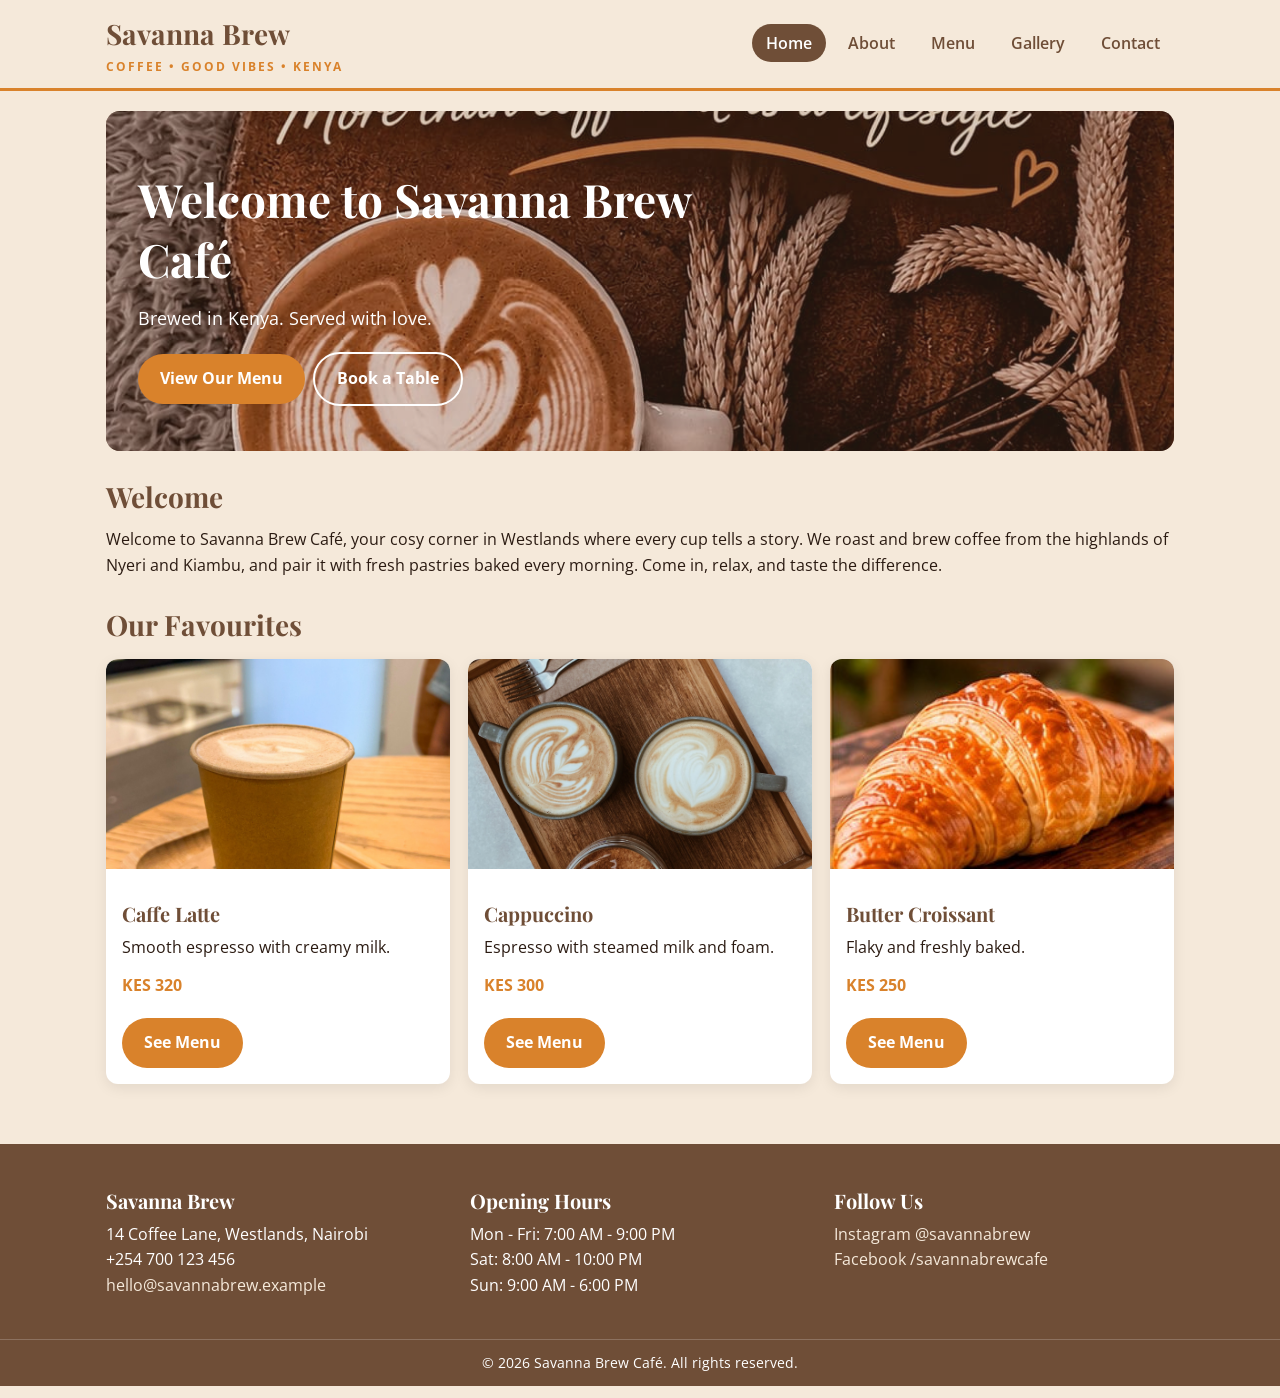
<file: index.html>
<!DOCTYPE html>
<html lang="en">
<head>
<meta charset="UTF-8">
<meta name="viewport" content="width=device-width, initial-scale=1.0">
<title>Savanna Brew Café | Home - Brewed in Kenya. Served with love.</title>
<link rel="stylesheet" href="css/style.css">
<link href="https://fonts.googleapis.com/css2?family=Open+Sans:wght@400;600;700&family=Playfair+Display:wght@700&display=swap" rel="stylesheet">
</head>
<body>
<header><div class="nav-wrap">
<a href="index.html" class="logo">Savanna Brew<span>COFFEE • GOOD VIBES • KENYA</span></a>
<nav><ul><li><a href="index.html" class="active">Home</a></li><li><a href="about.html">About</a></li><li><a href="menu.html">Menu</a></li><li><a href="gallery.html">Gallery</a></li><li><a href="contact.html">Contact</a></li></ul></nav>
</div></header>
<main>
<section class="hero">
<img src="images/hero.jpg" alt="Fresh latte at Savanna Brew Cafe in Westlands">
<div class="hero-text"><h1>Welcome to Savanna Brew Café</h1><p>Brewed in Kenya. Served with love.</p><a class="btn" href="menu.html">View Our Menu</a><a class="btn btn-outline" href="contact.html">Book a Table</a></div>
</section>
<section><h2>Welcome</h2><p>Welcome to Savanna Brew Café, your cosy corner in Westlands where every cup tells a story. We roast and brew coffee from the highlands of Nyeri and Kiambu, and pair it with fresh pastries baked every morning. Come in, relax, and taste the difference.</p></section>
<section><h2>Our Favourites</h2><div class="cards">
<article class="card"><img src="images/latte.jpg" alt="Caffe Latte with latte art"><div class="card-body"><h3>Caffe Latte</h3><p>Smooth espresso with creamy milk.</p><p class="price">KES 320</p><a class="btn" href="menu.html">See Menu</a></div></article>
<article class="card"><img src="images/cappuccino.jpg" alt="Cappuccino with foam"><div class="card-body"><h3>Cappuccino</h3><p>Espresso with steamed milk and foam.</p><p class="price">KES 300</p><a class="btn" href="menu.html">See Menu</a></div></article>
<article class="card"><img src="images/croissant.jpg" alt="Butter Croissant freshly baked"><div class="card-body"><h3>Butter Croissant</h3><p>Flaky and freshly baked.</p><p class="price">KES 250</p><a class="btn" href="menu.html">See Menu</a></div></article>
</div></section>
</main>
<footer><div class="footer-grid"><div><h3>Savanna Brew</h3><p>14 Coffee Lane, Westlands, Nairobi<br>+254 700 123 456<br><a href="mailto:hello@savannabrew.example">hello@savannabrew.example</a></p></div><div><h3>Opening Hours</h3><p>Mon - Fri: 7:00 AM - 9:00 PM<br>Sat: 8:00 AM - 10:00 PM<br>Sun: 9:00 AM - 6:00 PM</p></div><div><h3>Follow Us</h3><p><a href="https://instagram.com/savannabrew" target="_blank" rel="noopener">Instagram @savannabrew</a><br><a href="https://facebook.com/savannabrewcafe" target="_blank" rel="noopener">Facebook /savannabrewcafe</a></p></div></div><p class="copyright">© 2026 Savanna Brew Café. All rights reserved.</p></footer>
</body></html>
</file>
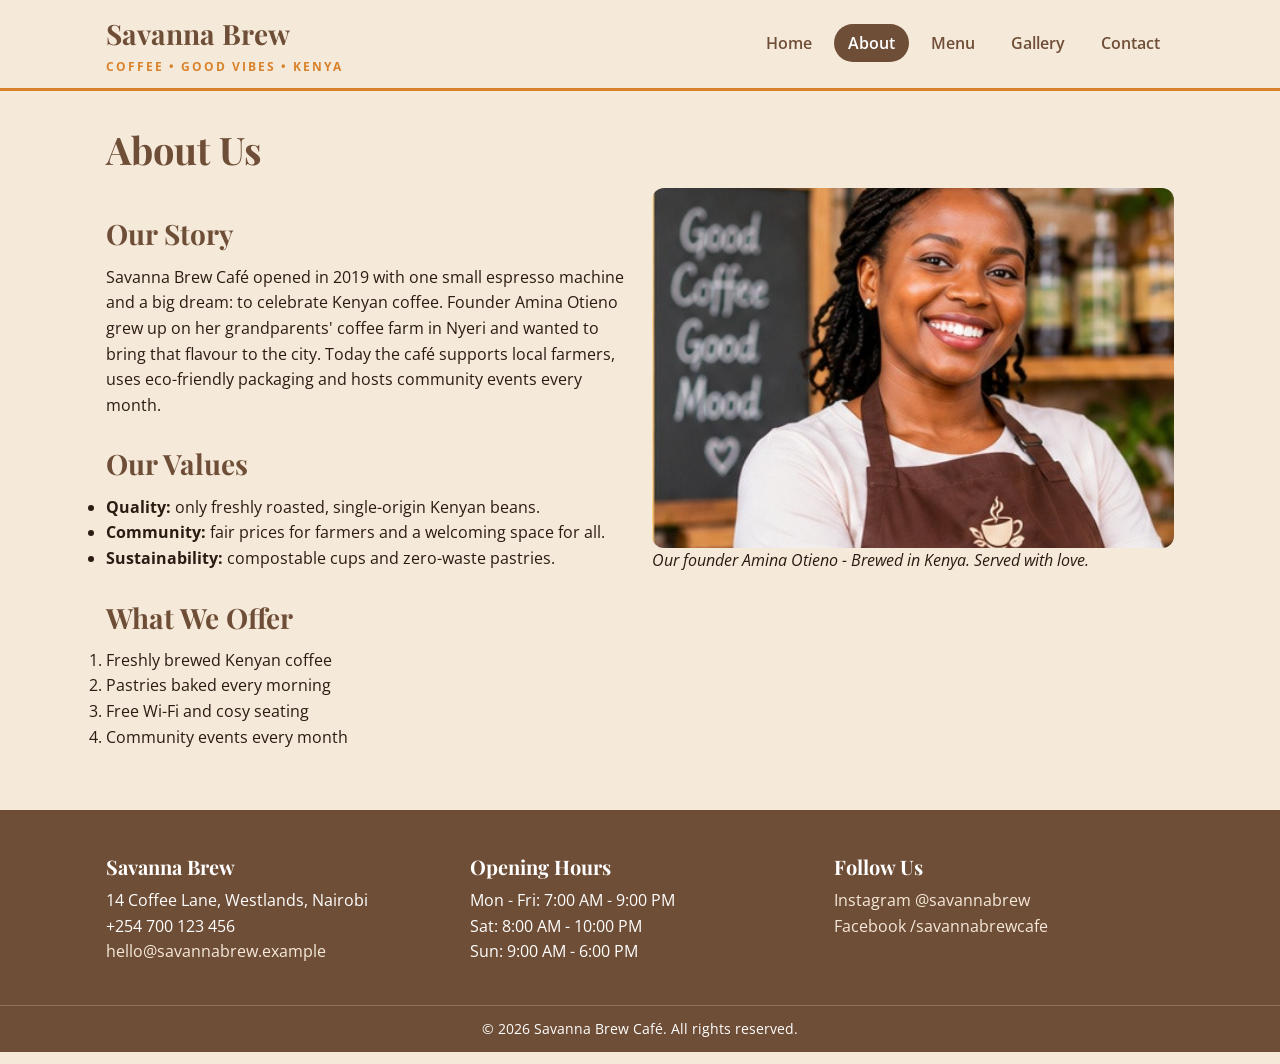
<file: about.html>
<!DOCTYPE html>
<html lang="en">
<head><meta charset="UTF-8"><meta name="viewport" content="width=device-width, initial-scale=1.0"><title>About Us | Savanna Brew Café</title><link rel="stylesheet" href="css/style.css"><link href="https://fonts.googleapis.com/css2?family=Open+Sans:wght@400;600;700&family=Playfair+Display:wght@700&display=swap" rel="stylesheet"></head>
<body>
<header><div class="nav-wrap"><a href="index.html" class="logo">Savanna Brew<span>COFFEE • GOOD VIBES • KENYA</span></a><nav><ul><li><a href="index.html">Home</a></li><li><a href="about.html" class="active">About</a></li><li><a href="menu.html">Menu</a></li><li><a href="gallery.html">Gallery</a></li><li><a href="contact.html">Contact</a></li></ul></nav></div></header>
<main><h1>About Us</h1><div class="two-col"><div><h2>Our Story</h2><p>Savanna Brew Café opened in 2019 with one small espresso machine and a big dream: to celebrate Kenyan coffee. Founder Amina Otieno grew up on her grandparents' coffee farm in Nyeri and wanted to bring that flavour to the city. Today the café supports local farmers, uses eco-friendly packaging and hosts community events every month.</p><h2>Our Values</h2><ul><li><strong>Quality:</strong> only freshly roasted, single-origin Kenyan beans.</li><li><strong>Community:</strong> fair prices for farmers and a welcoming space for all.</li><li><strong>Sustainability:</strong> compostable cups and zero-waste pastries.</li></ul><h2>What We Offer</h2><ol><li>Freshly brewed Kenyan coffee</li><li>Pastries baked every morning</li><li>Free Wi-Fi and cosy seating</li><li>Community events every month</li></ol></div><div><img src="images/founder-portrait.jpg" alt="Founder Amina Otieno holding coffee at Savanna Brew"><p><em>Our founder Amina Otieno - Brewed in Kenya. Served with love.</em></p></div></div></main>
<footer><div class="footer-grid"><div><h3>Savanna Brew</h3><p>14 Coffee Lane, Westlands, Nairobi<br>+254 700 123 456<br><a href="mailto:hello@savannabrew.example">hello@savannabrew.example</a></p></div><div><h3>Opening Hours</h3><p>Mon - Fri: 7:00 AM - 9:00 PM<br>Sat: 8:00 AM - 10:00 PM<br>Sun: 9:00 AM - 6:00 PM</p></div><div><h3>Follow Us</h3><p><a href="https://instagram.com/savannabrew" target="_blank" rel="noopener">Instagram @savannabrew</a><br><a href="https://facebook.com/savannabrewcafe" target="_blank" rel="noopener">Facebook /savannabrewcafe</a></p></div></div><p class="copyright">© 2026 Savanna Brew Café. All rights reserved.</p></footer>
</body></html>
</file>
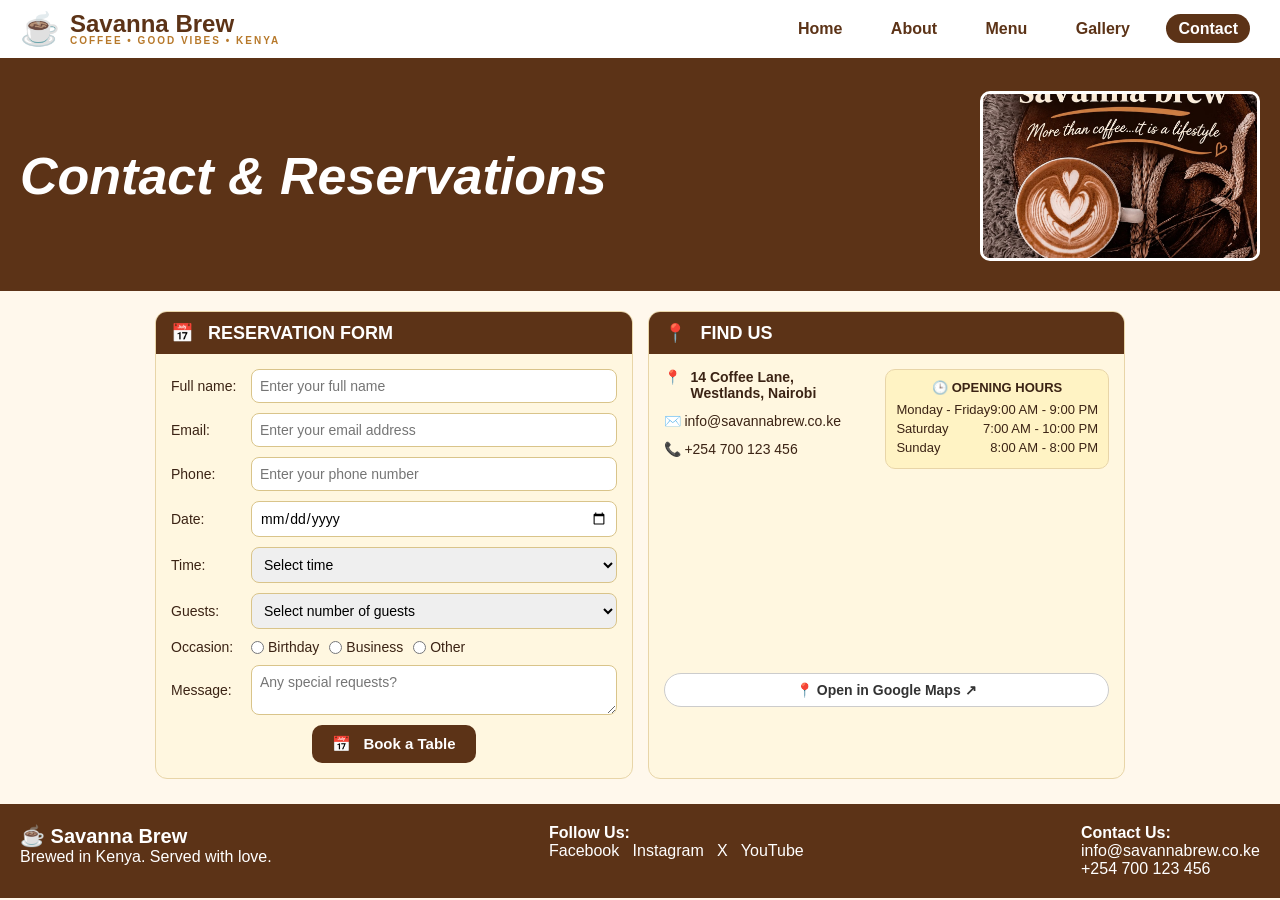
<file: contact.html>
<!DOCTYPE html>
<html lang="en">
<head>
<meta charset="UTF-8">
<meta name="viewport" content="width=device-width, initial-scale=1.0">
<title>Contact & Reservations - Savanna Brew</title>
<style>
* { margin:0; padding:0; box-sizing:border-box; font-family: Arial, sans-serif; }
body { background:#fff8ec; color:#3b2314; }
.topbar { background:#fff; display:flex; justify-content:space-between; align-items:center; padding:10px 20px; border-bottom:3px solid #5c3317; }
.logo { display:flex; align-items:center; gap:10px; }
.logo-text { font-size:24px; font-weight:bold; color:#5c3317; line-height:1; }
.logo-text small { font-size:10px; letter-spacing:2px; color:#b7792b; display:block; }
nav a { text-decoration:none; color:#5c3317; margin:0 10px; font-weight:bold; padding:6px 12px; border-radius:20px; }
nav a.active { background:#5c3317; color:#fff; }
.hero { background:#5c3317; color:#fff; padding:30px 20px; display:flex; justify-content:space-between; align-items:center; flex-wrap:wrap; }
.hero h1 { font-size:52px; font-style:italic; font-weight:bold; line-height:1; }
.hero img { width:280px; max-width:100%; height:170px; object-fit:cover; border-radius:10px; border:3px solid #fff; }
.container { max-width:1000px; margin:20px auto; padding:0 15px; display:flex; gap:15px; flex-wrap:wrap; }
.card { background:#fff7e0; border:1px solid #e8d5a8; border-radius:12px; overflow:hidden; flex:1; min-width:300px; }
.card-header { background:#5c3317; color:#fff; padding:10px 15px; font-weight:bold; font-size:18px; }
.card-body { padding:15px; }
label { display:flex; justify-content:space-between; align-items:center; margin-bottom:10px; font-size:14px; }
label span { width:80px; }
input, select, textarea { flex:1; padding:8px; border:1px solid #d9c48a; border-radius:8px; font-size:14px; }
textarea { resize:vertical; }
.radios { flex:1; display:flex; gap:10px; font-size:13px; }
.radios label { margin:0; display:flex; gap:4px; align-items:center; }
.btn { background:#5c3317; color:#fff; border:none; padding:10px 20px; border-radius:10px; font-weight:bold; cursor:pointer; display:block; margin:10px auto 0; font-size:15px; }
.info-row { display:flex; gap:10px; margin-bottom:12px; font-size:14px; }
.hours { background:#fff3c4; border:1px solid #e8d5a8; border-radius:10px; padding:10px; font-size:13px; margin-left:auto; min-width:160px; }
.hours b { display:block; margin-bottom:5px; text-align:center; }
.hours div { display:flex; justify-content:space-between; padding:2px 0; }
.map { width:100%; height:180px; border:0; border-radius:10px; margin-top:10px; }
.map-btn { display:block; text-align:center; margin-top:10px; background:#fff; border:1px solid #ccc; padding:8px; border-radius:20px; text-decoration:none; color:#333; font-size:14px; font-weight:bold; }
footer { background:#5c3317; color:#fff; padding:20px; display:flex; justify-content:space-between; flex-wrap:wrap; gap:15px; margin-top:25px; }
footer h3 { font-size:20px; }
@media(max-width:700px){ .hero h1{font-size:36px;} nav a{margin:0 4px; padding:5px 7px; font-size:13px;} .container{flex-direction:column;} }
</style>
</head>
<body>

<div class="topbar">
  <div class="logo">
    <span style="font-size:32px;">☕</span>
    <div class="logo-text">Savanna Brew<small>COFFEE • GOOD VIBES • KENYA</small></div>
  </div>
  <nav>
    <a href="index.html">Home</a>
    <a href="about.html">About</a>
    <a href="menu.html">Menu</a>
    <a href="gallery.html">Gallery</a>
    <a href="contact.html" class="active">Contact</a>
  </nav>
</div>

<div class="hero">
  <div><h1>Contact & Reservations</h1></div>
  <img src="images/hero.jpg" alt="Latte art coffee">
</div>

<div class="container">

  <!-- LEFT: FORM -->
  <div class="card">
    <div class="card-header">📅 &nbsp; RESERVATION FORM</div>
    <div class="card-body">
      <form onsubmit="alert('Thank you! Your reservation request has been received. We will contact you soon.'); return false;">
        <label><span>Full name:</span><input type="text" placeholder="Enter your full name" required></label>
        <label><span>Email:</span><input type="email" placeholder="Enter your email address" required></label>
        <label><span>Phone:</span><input type="tel" placeholder="Enter your phone number" required></label>
        <label><span>Date:</span><input type="date" required></label>
        <label><span>Time:</span><select required><option value="">Select time</option><option>8:00 AM</option><option>10:00 AM</option><option>12:00 PM</option><option>2:00 PM</option><option>4:00 PM</option><option>6:00 PM</option><option>8:00 PM</option></select></label>
        <label><span>Guests:</span><select required><option value="">Select number of guests</option><option>1 Guest</option><option>2 Guests</option><option>3 Guests</option><option>4 Guests</option><option>5+ Guests</option></select></label>
        <label><span>Occasion:</span><div class="radios"><label><input type="radio" name="occasion"> Birthday</label><label><input type="radio" name="occasion"> Business</label><label><input type="radio" name="occasion"> Other</label></div></label>
        <label><span>Message:</span><textarea rows="2" placeholder="Any special requests?"></textarea></label>
        <button class="btn" type="submit">📅 &nbsp; Book a Table</button>
      </form>
    </div>
  </div>

  <!-- RIGHT: FIND US -->
  <div class="card">
    <div class="card-header">📍 &nbsp; FIND US</div>
    <div class="card-body">
      <div style="display:flex; gap:10px;">
        <div style="flex:1;">
          <div class="info-row">📍 <b>14 Coffee Lane,<br>Westlands, Nairobi</b></div>
          <div class="info-row">✉️ info@savannabrew.co.ke</div>
          <div class="info-row">📞 +254 700 123 456</div>
        </div>
        <div class="hours">
          <b>🕒 OPENING HOURS</b>
          <div><span>Monday - Friday</span><span>9:00 AM - 9:00 PM</span></div>
          <div><span>Saturday</span><span>7:00 AM - 10:00 PM</span></div>
          <div><span>Sunday</span><span>8:00 AM - 8:00 PM</span></div>
        </div>
      </div>
      <iframe class="map" src="https://www.google.com/maps?q=Westlands,Nairobi&output=embed"></iframe>
      <a class="map-btn" href="https://www.google.com/maps?q=14+Coffee+Lane+Westlands+Nairobi" target="_blank">📍 Open in Google Maps ↗</a>
    </div>
  </div>

</div>

<footer>
  <div><h3>☕ Savanna Brew</h3><p>Brewed in Kenya. Served with love.</p></div>
  <div><p><b>Follow Us:</b></p><p>Facebook &nbsp; Instagram &nbsp; X &nbsp; YouTube</p></div>
  <div><p><b>Contact Us:</b></p><p>info@savannabrew.co.ke<br>+254 700 123 456</p></div>
</footer>

</body>
</html>
</file>
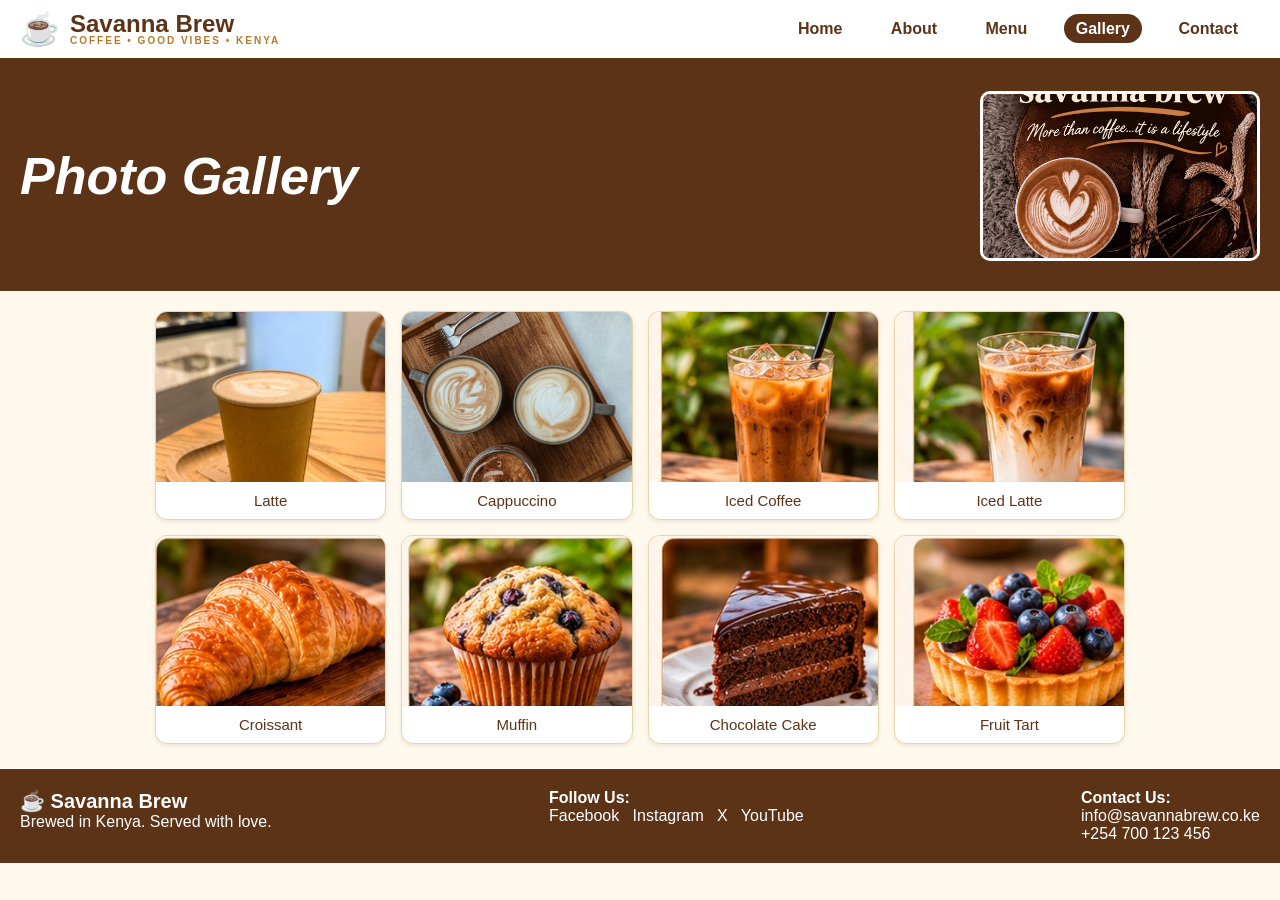
<file: gallery.html>
<!DOCTYPE html>
<html lang="en">
<head>
<meta charset="UTF-8">
<meta name="viewport" content="width=device-width, initial-scale=1.0">
<title>Photo Gallery - Savanna Brew</title>
<style>
* { margin:0; padding:0; box-sizing:border-box; font-family: Arial, sans-serif; }
body { background:#fff8ec; color:#3b2314; }
.topbar { background:#fff; display:flex; justify-content:space-between; align-items:center; padding:10px 20px; border-bottom:3px solid #5c3317; }
.logo { display:flex; align-items:center; gap:10px; }
.logo-text { font-size:24px; font-weight:bold; color:#5c3317; line-height:1; }
.logo-text small { font-size:10px; letter-spacing:2px; color:#b7792b; display:block; }
nav a { text-decoration:none; color:#5c3317; margin:0 10px; font-weight:bold; padding:6px 12px; border-radius:20px; }
nav a.active { background:#5c3317; color:#fff; }
.hero { background:#5c3317; color:#fff; padding:30px 20px; display:flex; justify-content:space-between; align-items:center; flex-wrap:wrap; }
.hero h1 { font-size:52px; font-style:italic; font-weight:bold; line-height:1; }
.hero img { width:280px; max-width:100%; height:170px; object-fit:cover; border-radius:10px; border:3px solid #fff; }
.container { max-width:1000px; margin:20px auto; padding:0 15px; }
.grid { display:grid; grid-template-columns: repeat(4, 1fr); gap:15px; }
.card { background:#fff; border:1px solid #e8d5a8; border-radius:12px; overflow:hidden; text-align:center; box-shadow:0 2px 5px rgba(0,0,0,0.08); }
.card img { width:100%; height:170px; object-fit:cover; display:block; }
.card p { padding:10px; font-size:15px; color:#5c3317; }
footer { background:#5c3317; color:#fff; padding:20px; display:flex; justify-content:space-between; flex-wrap:wrap; gap:15px; margin-top:25px; }
footer h3 { font-size:20px; }
footer a { color:#fff; text-decoration:none; }
@media(max-width:700px){ .grid{grid-template-columns: repeat(2, 1fr);} .hero h1{font-size:36px;} nav a{margin:0 4px; padding:5px 7px; font-size:13px;} }
</style>
</head>
<body>

<div class="topbar">
  <div class="logo">
    <span style="font-size:32px;">☕</span>
    <div class="logo-text">Savanna Brew<small>COFFEE • GOOD VIBES • KENYA</small></div>
  </div>
  <nav>
    <a href="index.html">Home</a>
    <a href="about.html">About</a>
    <a href="menu.html">Menu</a>
    <a href="gallery.html" class="active">Gallery</a>
    <a href="contact.html">Contact</a>
  </nav>
</div>

<div class="hero">
  <div>
    <h1>Photo Gallery</h1>
  </div>
  <img src="images/hero.jpg" alt="Latte art coffee">
</div>

<div class="container">
  <div class="grid">
    <div class="card"><img src="images/latte.jpg" alt="Latte"><p>Latte</p></div>
    <div class="card"><img src="images/cappuccino.jpg" alt="Cappuccino"><p>Cappuccino</p></div>
    <div class="card"><img src="images/iced-coffee.jpg" alt="Iced Coffee"><p>Iced Coffee</p></div>
    <div class="card"><img src="images/iced-latte.jpg" alt="Iced Latte"><p>Iced Latte</p></div>
    <div class="card"><img src="images/croissant.jpg" alt="Croissant"><p>Croissant</p></div>
    <div class="card"><img src="images/muffin.jpg" alt="Muffin"><p>Muffin</p></div>
    <div class="card"><img src="images/chocolate-cake.jpg" alt="Chocolate Cake"><p>Chocolate Cake</p></div>
    <div class="card"><img src="images/fruit-tart.jpg" alt="Fruit Tart"><p>Fruit Tart</p></div>
  </div>
</div>

<footer>
  <div>
    <h3>☕ Savanna Brew</h3>
    <p>Brewed in Kenya. Served with love.</p>
  </div>
  <div>
    <p><b>Follow Us:</b></p>
    <p>Facebook &nbsp; Instagram &nbsp; X &nbsp; YouTube</p>
  </div>
  <div>
    <p><b>Contact Us:</b></p>
    <p>info@savannabrew.co.ke<br>+254 700 123 456</p>
  </div>
</footer>

</body>
</html>
</file>
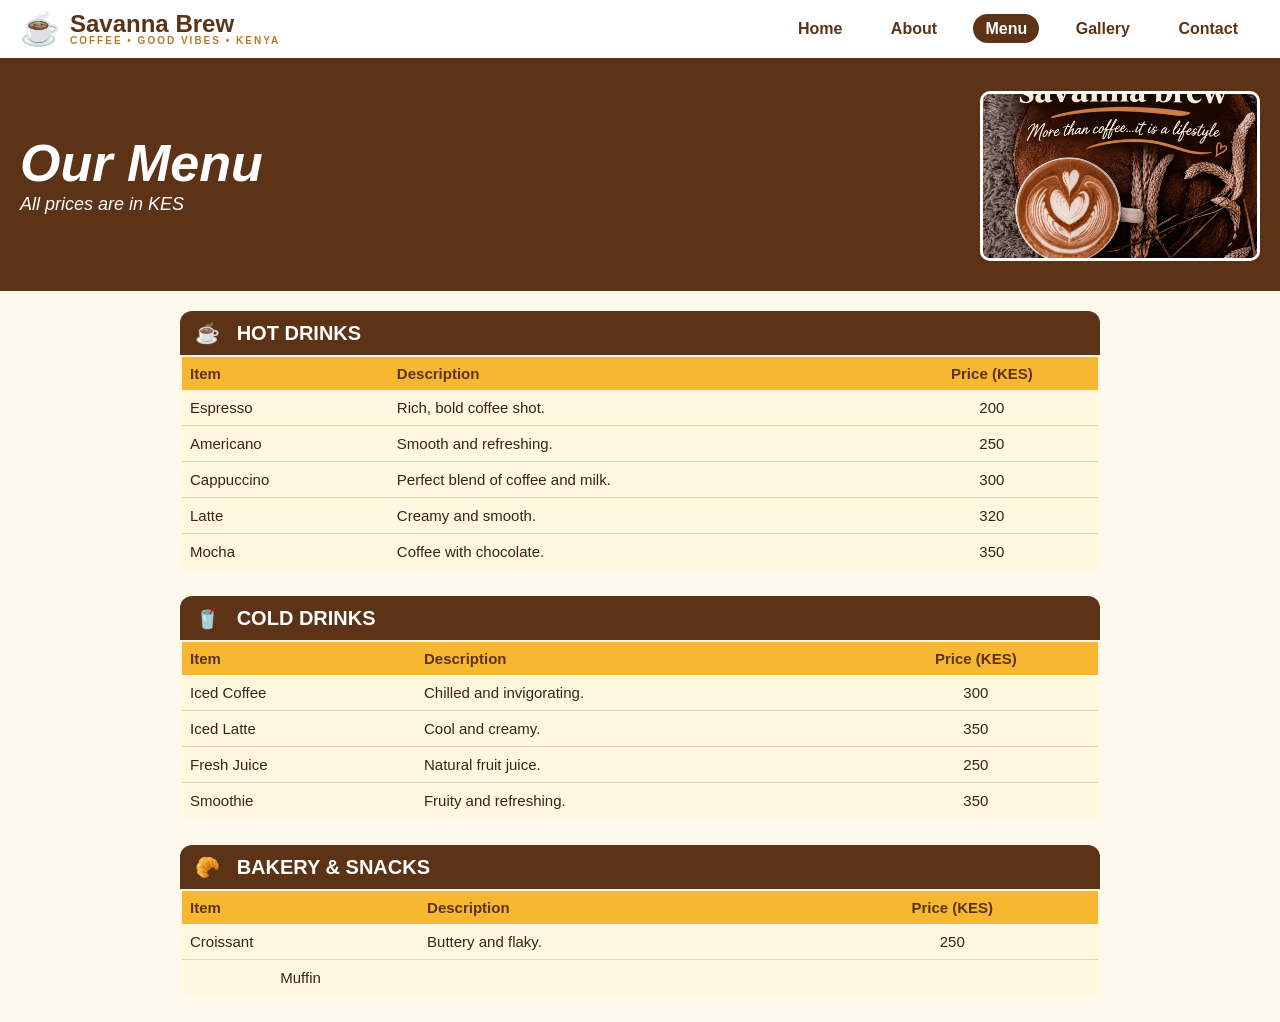
<file: menu.html>
<!DOCTYPE html>
<html lang="en">
<head>
<meta charset="UTF-8">
<meta name="viewport" content="width=device-width, initial-scale=1.0">
<title>Our Menu - Savanna Brew</title>
<style>
* { margin:0; padding:0; box-sizing:border-box; font-family: Arial, sans-serif; }
body { background:#fff8ec; color:#3b2314; }
.topbar { background:#fff; display:flex; justify-content:space-between; align-items:center; padding:10px 20px; border-bottom:3px solid #5c3317; }
.logo { display:flex; align-items:center; gap:10px; }
.logo-text { font-size:24px; font-weight:bold; color:#5c3317; line-height:1; }
.logo-text small { font-size:10px; letter-spacing:2px; color:#b7792b; display:block; }
nav a { text-decoration:none; color:#5c3317; margin:0 10px; font-weight:bold; padding:6px 12px; border-radius:20px; }
nav a.active { background:#5c3317; color:#fff; }
.hero { background:#5c3317; color:#fff; padding:30px 20px; display:flex; justify-content:space-between; align-items:center; flex-wrap:wrap; }
.hero h1 { font-size:52px; font-style:italic; font-weight:bold; line-height:1; }
.hero p { font-size:18px; margin-top:5px; font-style:italic; }
.hero img { width:280px; max-width:100%; height:170px; object-fit:cover; border-radius:10px; border:3px solid #fff; }
.container { max-width:950px; margin:20px auto; padding:0 15px; }
.section-title { background:#5c3317; color:#fff; padding:10px 15px; border-radius:12px 12px 0 0; font-size:20px; font-weight:bold; }
table { width:100%; border-collapse:collapse; margin-bottom:25px; background:#fff7e0; border:2px solid #5c3317; border-radius:0 0 12px 12px; overflow:hidden; }
th { background:#f7b731; color:#5c3317; padding:8px; text-align:left; font-size:15px; }
th:last-child, td:last-child { text-align:center; }
td { padding:9px 8px; border-bottom:1px solid #e8d5a8; font-size:15px; }
tr:last-child td { border-bottom:none; }
.note { background:#f7b731; padding:12px; text-align:center; font-weight:bold; border-radius:20px; margin:10px 0 25px; }
footer { background:#5c3317; color:#fff; padding:20px; display:flex; justify-content:space-between; flex-wrap:wrap; gap:15px; }
footer h3 { font-size:20px; }
footer a { color:#fff; text-decoration:none; }
@media(max-width:600px){ .hero h1{font-size:36px;} nav a{margin:0 4px; padding:5px 7px; font-size:13px;} }
</style>
</head>
<body>

<div class="topbar">
  <div class="logo">
    <span style="font-size:32px;">☕</span>
    <div class="logo-text">Savanna Brew<small>COFFEE • GOOD VIBES • KENYA</small></div>
  </div>
  <nav>
    <a href="index.html">Home</a>
    <a href="about.html">About</a>
    <a href="menu.html" class="active">Menu</a>
    <a href="gallery.html">Gallery</a>
    <a href="contact.html">Contact</a>
  </nav>
</div>

<div class="hero">
  <div>
    <h1>Our Menu</h1>
    <p>All prices are in KES</p>
  </div>
  <img src="images/hero.jpg" alt="Latte art coffee">
</div>

<div class="container">

  <div class="section-title">☕ &nbsp; HOT DRINKS</div>
  <table>
    <tr><th>Item</th><th>Description</th><th>Price (KES)</th></tr>
    <tr><td>Espresso</td><td>Rich, bold coffee shot.</td><td>200</td></tr>
    <tr><td>Americano</td><td>Smooth and refreshing.</td><td>250</td></tr>
    <tr><td>Cappuccino</td><td>Perfect blend of coffee and milk.</td><td>300</td></tr>
    <tr><td>Latte</td><td>Creamy and smooth.</td><td>320</td></tr>
    <tr><td>Mocha</td><td>Coffee with chocolate.</td><td>350</td></tr>
  </table>

  <div class="section-title">🥤 &nbsp; COLD DRINKS</div>
  <table>
    <tr><th>Item</th><th>Description</th><th>Price (KES)</th></tr>
    <tr><td>Iced Coffee</td><td>Chilled and invigorating.</td><td>300</td></tr>
    <tr><td>Iced Latte</td><td>Cool and creamy.</td><td>350</td></tr>
    <tr><td>Fresh Juice</td><td>Natural fruit juice.</td><td>250</td></tr>
    <tr><td>Smoothie</td><td>Fruity and refreshing.</td><td>350</td></tr>
  </table>

  <div class="section-title">🥐 &nbsp; BAKERY & SNACKS</div>
  <table>
    <tr><th>Item</th><th>Description</th><th>Price (KES)</th></tr>
    <tr><td>Croissant</td><td>Buttery and flaky.</td><td>250</td></tr>
    <tr><td>Muffin
</file>
<file: css/style.css>
/* Savanna Brew Cafe - Lynne Wamucii - Assignment 1 */
:root{
  --primary:#6F4E37;
  --secondary:#F5E9DA;
  --accent:#D9822B;
  --dark:#2B1B12;
  --white:#FFFFFF;
  --light:#FFF8EE;
  --heading-font:'Playfair Display', Georgia, serif;
  --body-font:'Open Sans', Arial, sans-serif;
}
*{box-sizing:border-box;margin:0;padding:0}
body{font-family:var(--body-font);font-size:16px;line-height:1.6;color:var(--dark);background:var(--secondary)}
a{color:var(--primary);text-decoration:none}
a:hover{color:var(--accent)}
img{max-width:100%;height:auto;display:block}
header{background:var(--secondary);border-bottom:3px solid var(--accent);position:sticky;top:0;z-index:10}
.nav-wrap{max-width:1100px;margin:0 auto;padding:12px 16px;display:flex;justify-content:space-between;align-items:center;gap:16px}
.logo{font-family:var(--heading-font);font-size:28px;font-weight:700;color:var(--primary)}
.logo span{display:block;font-size:12px;letter-spacing:2px;color:var(--accent);font-family:var(--body-font)}
nav ul{list-style:none;display:flex;gap:8px;flex-wrap:wrap}
nav a{padding:8px 14px;border-radius:20px;font-weight:600}
nav a:hover{background:var(--accent);color:var(--white)}
nav a.active{background:var(--primary);color:var(--white)}
main{max-width:1100px;margin:0 auto;padding:20px 16px 40px}
h1,h2,h3{font-family:var(--heading-font);color:var(--primary);line-height:1.3}
h1{font-size:38px;margin:14px 0}
h2{font-size:28px;margin:28px 0 12px}
h3{font-size:20px;margin:16px 0 8px}
p{margin-bottom:12px}
.hero{position:relative;border-radius:14px;overflow:hidden;background:var(--primary);min-height:340px;display:flex;align-items:center}
.hero img{position:absolute;inset:0;width:100%;height:100%;object-fit:cover;opacity:.75}
.hero-text{position:relative;padding:32px;color:var(--white);max-width:620px;animation:fadeIn 1.2s ease-in}
.hero-text h1{color:var(--white);font-size:46px}
.hero-text p{font-size:18px}
@keyframes fadeIn{from{opacity:0;transform:translateY(12px)}to{opacity:1;transform:translateY(0)}}
.btn{display:inline-block;background:var(--accent);color:var(--white);padding:12px 22px;border-radius:30px;font-weight:700;margin:8px 8px 0 0;border:none;cursor:pointer;transition:background .3s, transform .3s}
.btn:hover{background:var(--primary);transform:translateY(-2px)}
.btn-outline{background:transparent;border:2px solid var(--white);color:var(--white)}
.btn-outline:hover{background:var(--white);color:var(--primary)}
.cards{display:flex;gap:18px;flex-wrap:wrap;margin-top:16px}
.card{flex:1 1 280px;background:var(--white);border-radius:12px;overflow:hidden;box-shadow:0 4px 14px rgba(0,0,0,.08);transition:transform .3s}
.card:hover{transform:translateY(-5px)}
.card img{width:100%;height:210px;object-fit:cover}
.card-body{padding:16px}
.price{color:var(--accent);font-weight:700}
.two-col{display:flex;gap:24px;align-items:flex-start}
.two-col > *{flex:1}
.two-col img{border-radius:12px;height:360px;object-fit:cover;width:100%}
.menu-table{width:100%;border-collapse:collapse;background:var(--white);margin:12px 0 28px;border-radius:10px;overflow:hidden}
.menu-table th{background:var(--primary);color:var(--white);text-align:left;padding:12px}
.menu-table td{padding:12px;border-bottom:1px solid #eee}
.menu-table tr:nth-child(even){background:var(--light)}
.menu-table tr:hover{background:#FDEBD0}
.menu-table td:last-child{font-weight:700;color:var(--primary);white-space:nowrap}
.gallery-grid{display:grid;grid-template-columns:repeat(4,1fr);gap:16px}
.gallery-grid figure{background:var(--white);border-radius:12px;overflow:hidden;box-shadow:0 4px 14px rgba(0,0,0,.08)}
.gallery-grid img{width:100%;height:220px;object-fit:cover;transition:transform .4s}
.gallery-grid figure:hover img{transform:scale(1.07)}
.gallery-grid figcaption{padding:12px;text-align:center;font-weight:600;color:var(--primary)}
.contact-grid{display:flex;gap:22px;align-items:flex-start}
.contact-grid > *{flex:1}
.form-box,.info-box{background:var(--white);border:1px solid #e8d9c5;border-radius:12px;padding:20px}
.form-group{margin-bottom:14px}
label{display:block;font-weight:600;margin-bottom:6px}
input,select,textarea{width:100%;padding:11px;border:1px solid #ccc;border-radius:8px;font:inherit;background:var(--light)}
input:focus,select:focus,textarea:focus{outline:3px solid var(--accent);border-color:var(--accent)}
fieldset{border:1px solid #ddd;border-radius:8px;padding:12px;margin-bottom:14px}
legend{font-weight:700;padding:0 6px;color:var(--primary)}
.radio-row{display:flex;gap:16px;flex-wrap:wrap}
.radio-row label{display:flex;gap:6px;align-items:center;font-weight:400}
.radio-row input{width:auto}
.map-frame{width:100%;height:280px;border:0;border-radius:10px;margin-top:12px}
footer{background:var(--primary);color:var(--white);margin-top:20px}
.footer-grid{max-width:1100px;margin:0 auto;padding:28px 16px;display:flex;gap:24px;flex-wrap:wrap}
.footer-grid > div{flex:1 1 220px}
footer a{color:var(--secondary)}
footer h3{color:var(--white)}
.copyright{text-align:center;padding:12px;border-top:1px solid rgba(255,255,255,.2);font-size:14px}
@media (max-width:768px){
  .nav-wrap{flex-direction:column;text-align:center}
  nav ul{flex-direction:column;width:100%}
  nav a{display:block;text-align:center}
  .hero-text h1{font-size:32px}
  .two-col,.contact-grid,.footer-grid{flex-direction:column}
  .gallery-grid{grid-template-columns:repeat(2,1fr)}
  .menu-table{font-size:14px}
}
@media (max-width:500px){
  .gallery-grid{grid-template-columns:1fr}
  h1{font-size:28px}
}
@media (prefers-color-scheme:dark){
  body{background:#1a120d;color:#f5e9da}
  .card,.form-box,.info-box,.menu-table{background:#2b1b12;color:#f5e9da}
}
</file>
